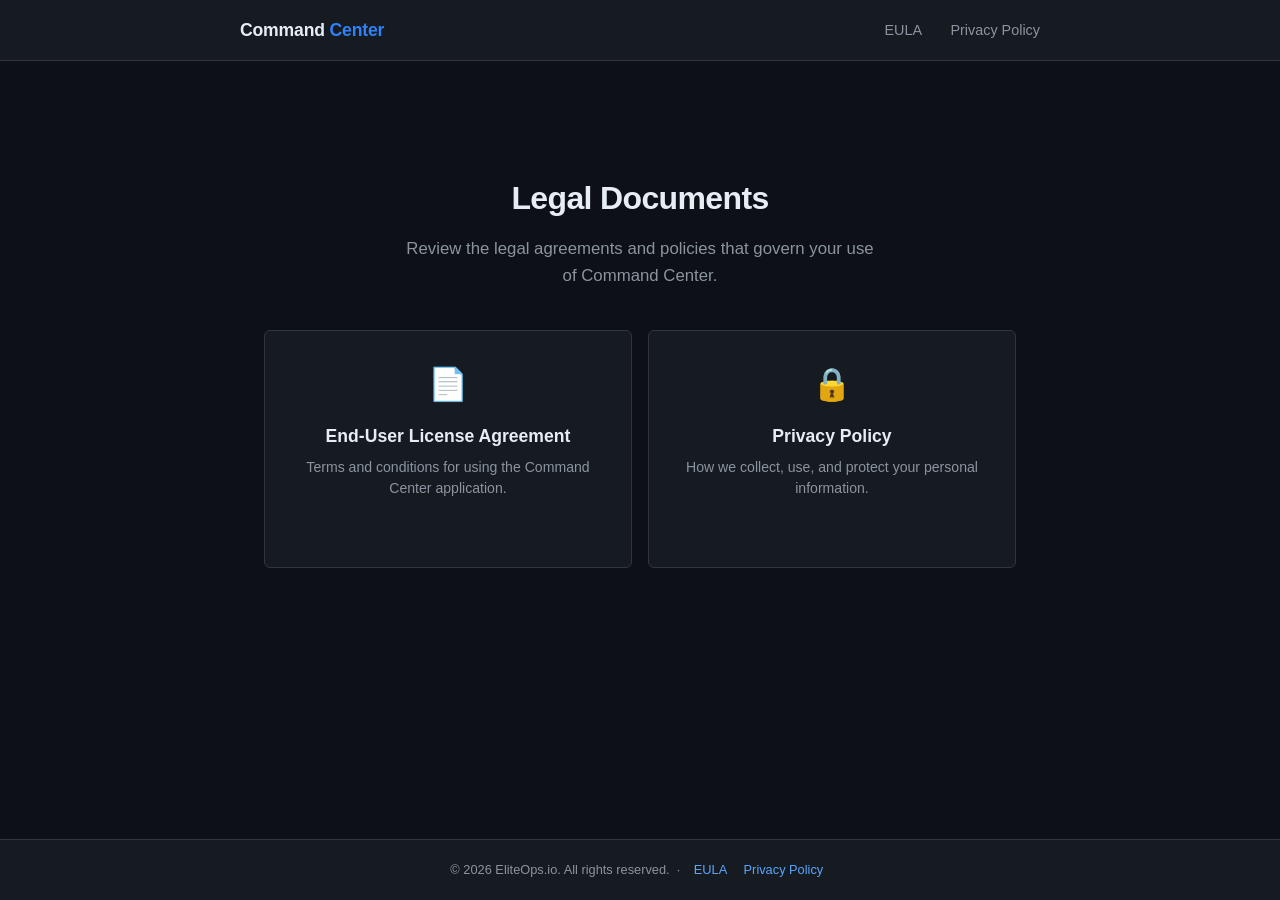
<file: index.html>
<!DOCTYPE html>
<html lang="en">
<head>
  <meta charset="UTF-8" />
  <meta name="viewport" content="width=device-width, initial-scale=1.0" />
  <meta name="description" content="Legal documents for Command Center — EULA and Privacy Policy." />
  <title>Legal | Command Center</title>
  <link rel="stylesheet" href="assets/css/style.css" />
</head>
<body>

  <header>
    <div class="header-inner">
      <a class="site-logo" href="index.html">Command <span>Center</span></a>
      <nav>
        <a href="eula.html">EULA</a>
        <a href="privacy.html">Privacy Policy</a>
      </nav>
    </div>
  </header>

  <main>
    <section class="hero">
      <h1>Legal Documents</h1>
      <p>Review the legal agreements and policies that govern your use of Command Center.</p>
      <div class="card-grid">
        <a class="card" href="eula.html">
          <div class="card-icon">📄</div>
          <h2>End-User License Agreement</h2>
          <p>Terms and conditions for using the Command Center application.</p>
        </a>
        <a class="card" href="privacy.html">
          <div class="card-icon">🔒</div>
          <h2>Privacy Policy</h2>
          <p>How we collect, use, and protect your personal information.</p>
        </a>
      </div>
    </section>
  </main>

  <footer>
    <p>
      &copy; <script>document.write(new Date().getFullYear())</script> EliteOps.io. All rights reserved.
      &nbsp;·&nbsp;
      <a href="eula.html">EULA</a>
      <a href="privacy.html">Privacy Policy</a>
    </p>
  </footer>

</body>
</html>
</file>
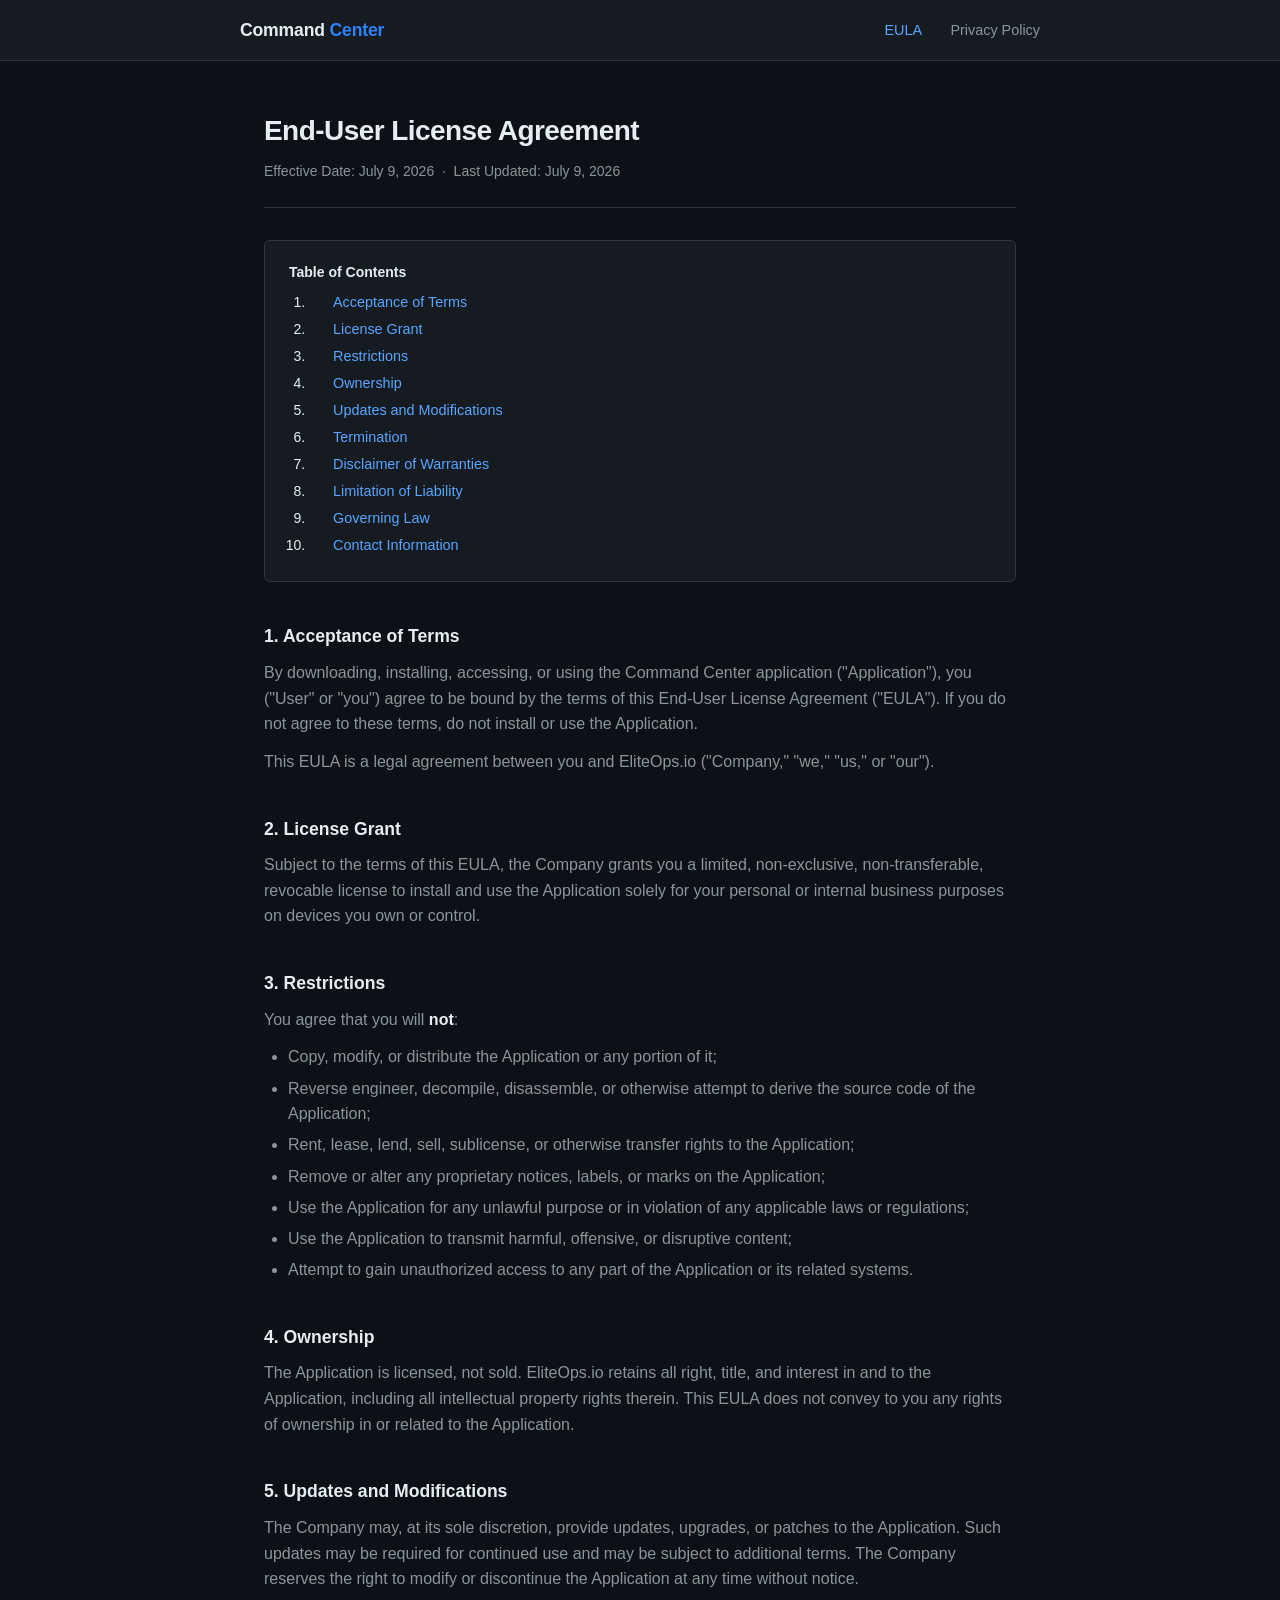
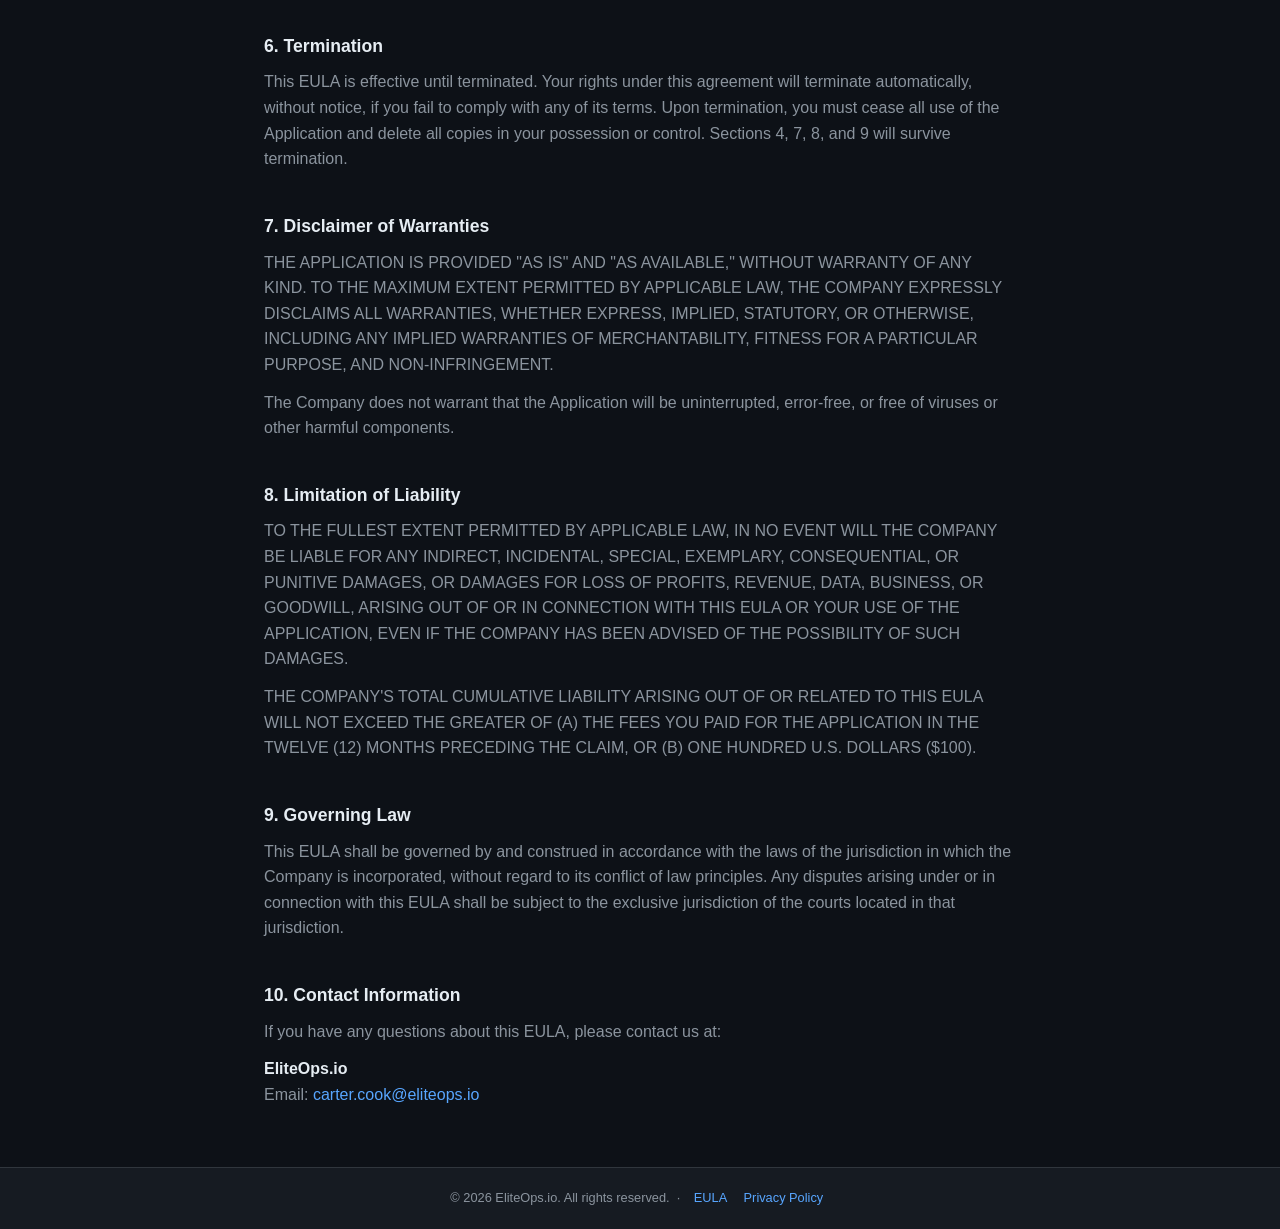
<file: eula.html>
<!DOCTYPE html>
<html lang="en">
<head>
  <meta charset="UTF-8" />
  <meta name="viewport" content="width=device-width, initial-scale=1.0" />
  <meta name="description" content="End-User License Agreement for Command Center." />
  <title>EULA | Command Center</title>
  <link rel="stylesheet" href="assets/css/style.css" />
</head>
<body>

  <header>
    <div class="header-inner">
      <a class="site-logo" href="index.html">Command <span>Center</span></a>
      <nav>
        <a href="eula.html" class="active">EULA</a>
        <a href="privacy.html">Privacy Policy</a>
      </nav>
    </div>
  </header>

  <main>
    <div class="doc-header">
      <h1>End-User License Agreement</h1>
      <p class="doc-meta">Effective Date: July 9, 2026 &nbsp;·&nbsp; Last Updated: July 9, 2026</p>
    </div>

    <nav class="doc-toc" aria-label="Table of contents">
      <p>Table of Contents</p>
      <ol>
        <li><a href="#acceptance">Acceptance of Terms</a></li>
        <li><a href="#license">License Grant</a></li>
        <li><a href="#restrictions">Restrictions</a></li>
        <li><a href="#ownership">Ownership</a></li>
        <li><a href="#updates">Updates and Modifications</a></li>
        <li><a href="#termination">Termination</a></li>
        <li><a href="#disclaimer">Disclaimer of Warranties</a></li>
        <li><a href="#liability">Limitation of Liability</a></li>
        <li><a href="#governing-law">Governing Law</a></li>
        <li><a href="#contact">Contact Information</a></li>
      </ol>
    </nav>

    <div class="doc-body">

      <h2 id="acceptance">1. Acceptance of Terms</h2>
      <p>
        By downloading, installing, accessing, or using the Command Center application ("Application"),
        you ("User" or "you") agree to be bound by the terms of this End-User License Agreement ("EULA").
        If you do not agree to these terms, do not install or use the Application.
      </p>
      <p>
        This EULA is a legal agreement between you and EliteOps.io ("Company," "we," "us," or "our").
      </p>

      <h2 id="license">2. License Grant</h2>
      <p>
        Subject to the terms of this EULA, the Company grants you a limited, non-exclusive,
        non-transferable, revocable license to install and use the Application solely for your
        personal or internal business purposes on devices you own or control.
      </p>

      <h2 id="restrictions">3. Restrictions</h2>
      <p>You agree that you will <strong>not</strong>:</p>
      <ul>
        <li>Copy, modify, or distribute the Application or any portion of it;</li>
        <li>Reverse engineer, decompile, disassemble, or otherwise attempt to derive the source code of the Application;</li>
        <li>Rent, lease, lend, sell, sublicense, or otherwise transfer rights to the Application;</li>
        <li>Remove or alter any proprietary notices, labels, or marks on the Application;</li>
        <li>Use the Application for any unlawful purpose or in violation of any applicable laws or regulations;</li>
        <li>Use the Application to transmit harmful, offensive, or disruptive content;</li>
        <li>Attempt to gain unauthorized access to any part of the Application or its related systems.</li>
      </ul>

      <h2 id="ownership">4. Ownership</h2>
      <p>
        The Application is licensed, not sold. EliteOps.io retains all right, title, and interest in and
        to the Application, including all intellectual property rights therein. This EULA does not convey
        to you any rights of ownership in or related to the Application.
      </p>

      <h2 id="updates">5. Updates and Modifications</h2>
      <p>
        The Company may, at its sole discretion, provide updates, upgrades, or patches to the Application.
        Such updates may be required for continued use and may be subject to additional terms. The Company
        reserves the right to modify or discontinue the Application at any time without notice.
      </p>

      <h2 id="termination">6. Termination</h2>
      <p>
        This EULA is effective until terminated. Your rights under this agreement will terminate
        automatically, without notice, if you fail to comply with any of its terms. Upon termination,
        you must cease all use of the Application and delete all copies in your possession or control.
        Sections 4, 7, 8, and 9 will survive termination.
      </p>

      <h2 id="disclaimer">7. Disclaimer of Warranties</h2>
      <p>
        THE APPLICATION IS PROVIDED "AS IS" AND "AS AVAILABLE," WITHOUT WARRANTY OF ANY KIND.
        TO THE MAXIMUM EXTENT PERMITTED BY APPLICABLE LAW, THE COMPANY EXPRESSLY DISCLAIMS ALL
        WARRANTIES, WHETHER EXPRESS, IMPLIED, STATUTORY, OR OTHERWISE, INCLUDING ANY IMPLIED
        WARRANTIES OF MERCHANTABILITY, FITNESS FOR A PARTICULAR PURPOSE, AND NON-INFRINGEMENT.
      </p>
      <p>
        The Company does not warrant that the Application will be uninterrupted, error-free,
        or free of viruses or other harmful components.
      </p>

      <h2 id="liability">8. Limitation of Liability</h2>
      <p>
        TO THE FULLEST EXTENT PERMITTED BY APPLICABLE LAW, IN NO EVENT WILL THE COMPANY BE
        LIABLE FOR ANY INDIRECT, INCIDENTAL, SPECIAL, EXEMPLARY, CONSEQUENTIAL, OR PUNITIVE
        DAMAGES, OR DAMAGES FOR LOSS OF PROFITS, REVENUE, DATA, BUSINESS, OR GOODWILL, ARISING
        OUT OF OR IN CONNECTION WITH THIS EULA OR YOUR USE OF THE APPLICATION, EVEN IF THE
        COMPANY HAS BEEN ADVISED OF THE POSSIBILITY OF SUCH DAMAGES.
      </p>
      <p>
        THE COMPANY'S TOTAL CUMULATIVE LIABILITY ARISING OUT OF OR RELATED TO THIS EULA WILL
        NOT EXCEED THE GREATER OF (A) THE FEES YOU PAID FOR THE APPLICATION IN THE TWELVE (12)
        MONTHS PRECEDING THE CLAIM, OR (B) ONE HUNDRED U.S. DOLLARS ($100).
      </p>

      <h2 id="governing-law">9. Governing Law</h2>
      <p>
        This EULA shall be governed by and construed in accordance with the laws of the
        jurisdiction in which the Company is incorporated, without regard to its conflict of
        law principles. Any disputes arising under or in connection with this EULA shall be
        subject to the exclusive jurisdiction of the courts located in that jurisdiction.
      </p>

      <h2 id="contact">10. Contact Information</h2>
      <p>
        If you have any questions about this EULA, please contact us at:
      </p>
      <p>
        <strong>EliteOps.io</strong><br />
        Email: <a href="mailto:carter.cook@eliteops.io">carter.cook@eliteops.io</a>
      </p>

    </div>
  </main>

  <footer>
    <p>
      &copy; <script>document.write(new Date().getFullYear())</script> EliteOps.io. All rights reserved.
      &nbsp;·&nbsp;
      <a href="eula.html">EULA</a>
      <a href="privacy.html">Privacy Policy</a>
    </p>
  </footer>

</body>
</html>
</file>
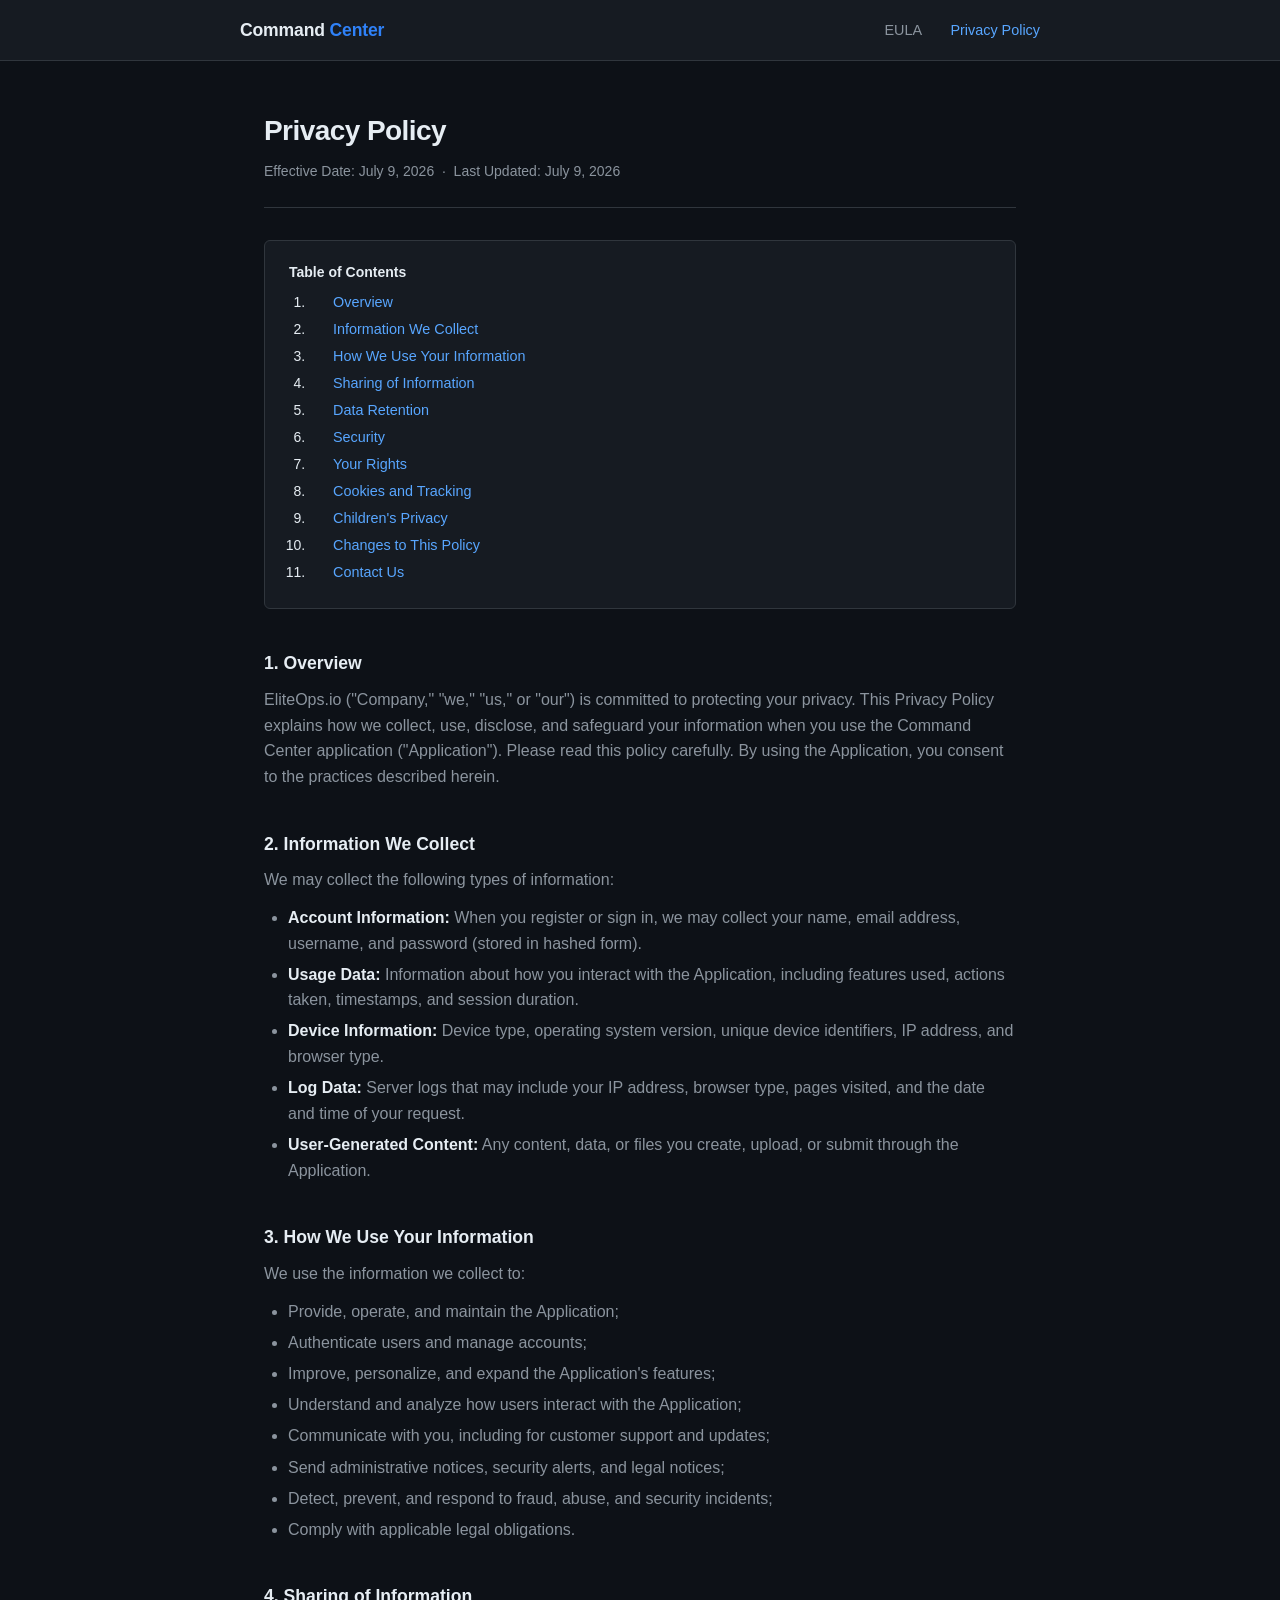
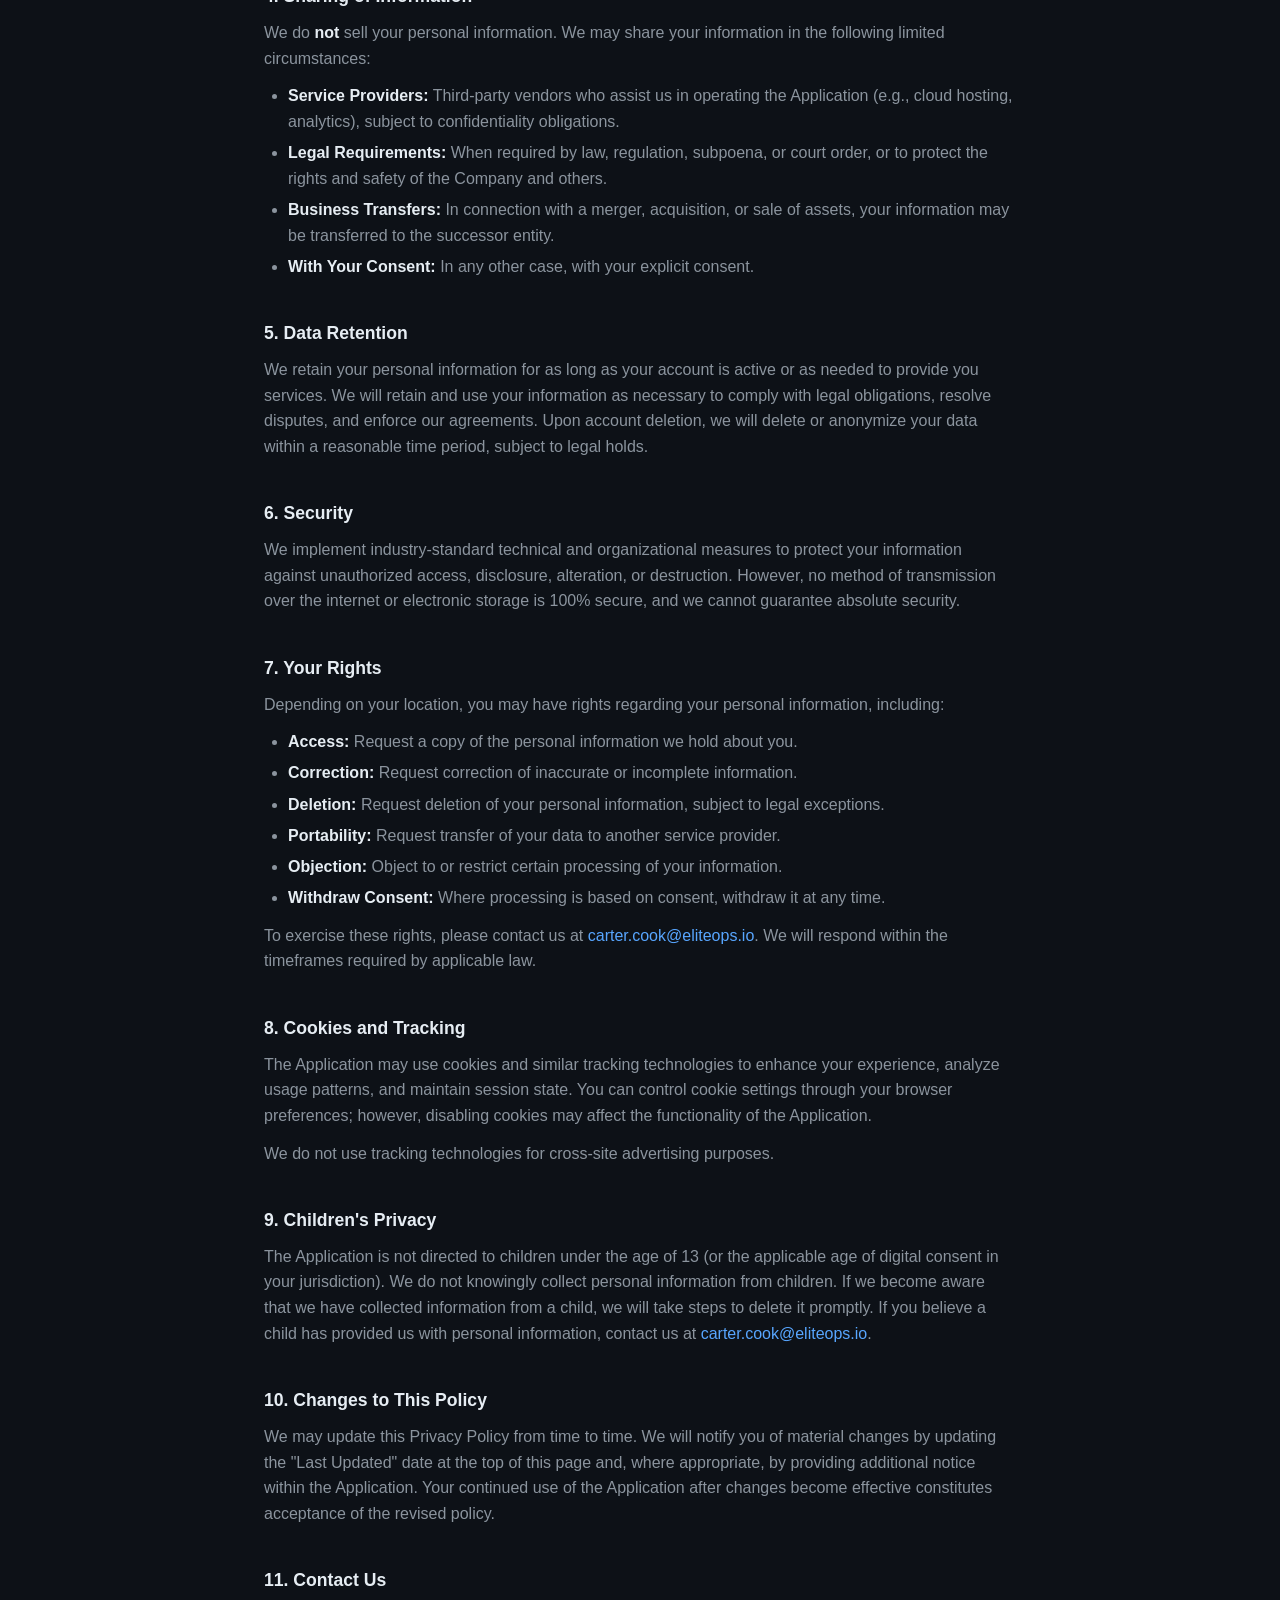
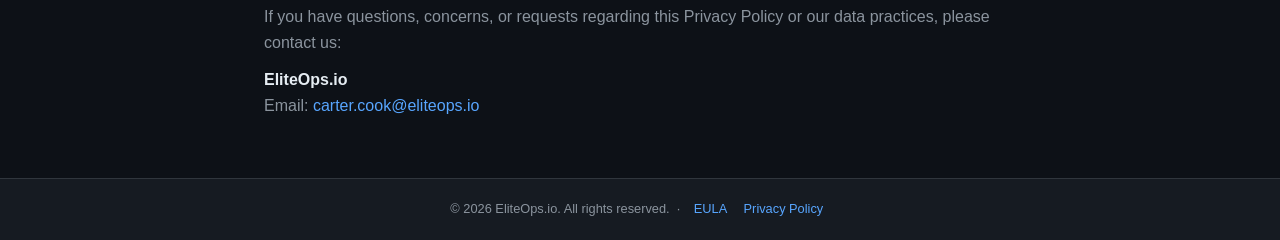
<file: privacy.html>
<!DOCTYPE html>
<html lang="en">
<head>
  <meta charset="UTF-8" />
  <meta name="viewport" content="width=device-width, initial-scale=1.0" />
  <meta name="description" content="Privacy Policy for Command Center." />
  <title>Privacy Policy | Command Center</title>
  <link rel="stylesheet" href="assets/css/style.css" />
</head>
<body>

  <header>
    <div class="header-inner">
      <a class="site-logo" href="index.html">Command <span>Center</span></a>
      <nav>
        <a href="eula.html">EULA</a>
        <a href="privacy.html" class="active">Privacy Policy</a>
      </nav>
    </div>
  </header>

  <main>
    <div class="doc-header">
      <h1>Privacy Policy</h1>
      <p class="doc-meta">Effective Date: July 9, 2026 &nbsp;·&nbsp; Last Updated: July 9, 2026</p>
    </div>

    <nav class="doc-toc" aria-label="Table of contents">
      <p>Table of Contents</p>
      <ol>
        <li><a href="#overview">Overview</a></li>
        <li><a href="#information-we-collect">Information We Collect</a></li>
        <li><a href="#how-we-use">How We Use Your Information</a></li>
        <li><a href="#sharing">Sharing of Information</a></li>
        <li><a href="#data-retention">Data Retention</a></li>
        <li><a href="#security">Security</a></li>
        <li><a href="#your-rights">Your Rights</a></li>
        <li><a href="#cookies">Cookies and Tracking</a></li>
        <li><a href="#children">Children's Privacy</a></li>
        <li><a href="#changes">Changes to This Policy</a></li>
        <li><a href="#contact">Contact Us</a></li>
      </ol>
    </nav>

    <div class="doc-body">

      <h2 id="overview">1. Overview</h2>
      <p>
        EliteOps.io ("Company," "we," "us," or "our") is committed to protecting your privacy.
        This Privacy Policy explains how we collect, use, disclose, and safeguard your information
        when you use the Command Center application ("Application"). Please read this policy carefully.
        By using the Application, you consent to the practices described herein.
      </p>

      <h2 id="information-we-collect">2. Information We Collect</h2>
      <p>We may collect the following types of information:</p>
      <ul>
        <li>
          <strong>Account Information:</strong> When you register or sign in, we may collect your
          name, email address, username, and password (stored in hashed form).
        </li>
        <li>
          <strong>Usage Data:</strong> Information about how you interact with the Application,
          including features used, actions taken, timestamps, and session duration.
        </li>
        <li>
          <strong>Device Information:</strong> Device type, operating system version, unique device
          identifiers, IP address, and browser type.
        </li>
        <li>
          <strong>Log Data:</strong> Server logs that may include your IP address, browser type,
          pages visited, and the date and time of your request.
        </li>
        <li>
          <strong>User-Generated Content:</strong> Any content, data, or files you create, upload,
          or submit through the Application.
        </li>
      </ul>

      <h2 id="how-we-use">3. How We Use Your Information</h2>
      <p>We use the information we collect to:</p>
      <ul>
        <li>Provide, operate, and maintain the Application;</li>
        <li>Authenticate users and manage accounts;</li>
        <li>Improve, personalize, and expand the Application's features;</li>
        <li>Understand and analyze how users interact with the Application;</li>
        <li>Communicate with you, including for customer support and updates;</li>
        <li>Send administrative notices, security alerts, and legal notices;</li>
        <li>Detect, prevent, and respond to fraud, abuse, and security incidents;</li>
        <li>Comply with applicable legal obligations.</li>
      </ul>

      <h2 id="sharing">4. Sharing of Information</h2>
      <p>
        We do <strong>not</strong> sell your personal information. We may share your information in
        the following limited circumstances:
      </p>
      <ul>
        <li>
          <strong>Service Providers:</strong> Third-party vendors who assist us in operating the
          Application (e.g., cloud hosting, analytics), subject to confidentiality obligations.
        </li>
        <li>
          <strong>Legal Requirements:</strong> When required by law, regulation, subpoena, or
          court order, or to protect the rights and safety of the Company and others.
        </li>
        <li>
          <strong>Business Transfers:</strong> In connection with a merger, acquisition, or sale
          of assets, your information may be transferred to the successor entity.
        </li>
        <li>
          <strong>With Your Consent:</strong> In any other case, with your explicit consent.
        </li>
      </ul>

      <h2 id="data-retention">5. Data Retention</h2>
      <p>
        We retain your personal information for as long as your account is active or as needed to
        provide you services. We will retain and use your information as necessary to comply with
        legal obligations, resolve disputes, and enforce our agreements. Upon account deletion,
        we will delete or anonymize your data within a reasonable time period, subject to legal holds.
      </p>

      <h2 id="security">6. Security</h2>
      <p>
        We implement industry-standard technical and organizational measures to protect your
        information against unauthorized access, disclosure, alteration, or destruction. However,
        no method of transmission over the internet or electronic storage is 100% secure, and we
        cannot guarantee absolute security.
      </p>

      <h2 id="your-rights">7. Your Rights</h2>
      <p>
        Depending on your location, you may have rights regarding your personal information, including:
      </p>
      <ul>
        <li><strong>Access:</strong> Request a copy of the personal information we hold about you.</li>
        <li><strong>Correction:</strong> Request correction of inaccurate or incomplete information.</li>
        <li><strong>Deletion:</strong> Request deletion of your personal information, subject to legal exceptions.</li>
        <li><strong>Portability:</strong> Request transfer of your data to another service provider.</li>
        <li><strong>Objection:</strong> Object to or restrict certain processing of your information.</li>
        <li><strong>Withdraw Consent:</strong> Where processing is based on consent, withdraw it at any time.</li>
      </ul>
      <p>
        To exercise these rights, please contact us at <a href="mailto:carter.cook@eliteops.io">carter.cook@eliteops.io</a>.
        We will respond within the timeframes required by applicable law.
      </p>

      <h2 id="cookies">8. Cookies and Tracking</h2>
      <p>
        The Application may use cookies and similar tracking technologies to enhance your experience,
        analyze usage patterns, and maintain session state. You can control cookie settings through
        your browser preferences; however, disabling cookies may affect the functionality of the Application.
      </p>
      <p>
        We do not use tracking technologies for cross-site advertising purposes.
      </p>

      <h2 id="children">9. Children's Privacy</h2>
      <p>
        The Application is not directed to children under the age of 13 (or the applicable age of
        digital consent in your jurisdiction). We do not knowingly collect personal information from
        children. If we become aware that we have collected information from a child, we will take
        steps to delete it promptly. If you believe a child has provided us with personal information,
        contact us at <a href="mailto:carter.cook@eliteops.io">carter.cook@eliteops.io</a>.
      </p>

      <h2 id="changes">10. Changes to This Policy</h2>
      <p>
        We may update this Privacy Policy from time to time. We will notify you of material changes
        by updating the "Last Updated" date at the top of this page and, where appropriate, by
        providing additional notice within the Application. Your continued use of the Application
        after changes become effective constitutes acceptance of the revised policy.
      </p>

      <h2 id="contact">11. Contact Us</h2>
      <p>
        If you have questions, concerns, or requests regarding this Privacy Policy or our data
        practices, please contact us:
      </p>
      <p>
        <strong>EliteOps.io</strong><br />
        Email: <a href="mailto:carter.cook@eliteops.io">carter.cook@eliteops.io</a>
      </p>

    </div>
  </main>

  <footer>
    <p>
      &copy; <script>document.write(new Date().getFullYear())</script> EliteOps.io. All rights reserved.
      &nbsp;·&nbsp;
      <a href="eula.html">EULA</a>
      <a href="privacy.html">Privacy Policy</a>
    </p>
  </footer>

</body>
</html>
</file>
<file: assets/css/style.css>
/* Command Center Legal Pages — Shared Styles */

*, *::before, *::after {
  box-sizing: border-box;
  margin: 0;
  padding: 0;
}

:root {
  --color-bg: #0d1117;
  --color-surface: #161b22;
  --color-border: #30363d;
  --color-text: #e6edf3;
  --color-text-muted: #8b949e;
  --color-accent: #2f81f7;
  --color-accent-hover: #58a6ff;
  --font-sans: -apple-system, BlinkMacSystemFont, "Segoe UI", Roboto, Helvetica, Arial, sans-serif;
  --font-mono: ui-monospace, SFMono-Regular, "SF Mono", Menlo, Consolas, monospace;
  --max-width: 800px;
  --radius: 6px;
}

html {
  scroll-behavior: smooth;
}

body {
  background-color: var(--color-bg);
  color: var(--color-text);
  font-family: var(--font-sans);
  font-size: 16px;
  line-height: 1.6;
  min-height: 100vh;
  display: flex;
  flex-direction: column;
}

/* ── Header ─────────────────────────────────────────────── */

header {
  background-color: var(--color-surface);
  border-bottom: 1px solid var(--color-border);
  padding: 0 1.5rem;
}

.header-inner {
  max-width: var(--max-width);
  margin: 0 auto;
  display: flex;
  align-items: center;
  justify-content: space-between;
  height: 60px;
}

.site-logo {
  font-size: 1.1rem;
  font-weight: 600;
  color: var(--color-text);
  text-decoration: none;
  letter-spacing: -0.01em;
}

.site-logo:hover {
  color: var(--color-accent-hover);
}

.site-logo span {
  color: var(--color-accent);
}

nav a {
  color: var(--color-text-muted);
  text-decoration: none;
  font-size: 0.9rem;
  margin-left: 1.5rem;
  transition: color 0.15s;
}

nav a:hover,
nav a.active {
  color: var(--color-accent-hover);
}

/* ── Main Content ────────────────────────────────────────── */

main {
  flex: 1;
  padding: 3rem 1.5rem;
  max-width: var(--max-width);
  width: 100%;
  margin: 0 auto;
}

/* ── Hero (index page) ───────────────────────────────────── */

.hero {
  text-align: center;
  padding: 4rem 0 3rem;
}

.hero h1 {
  font-size: 2rem;
  font-weight: 700;
  margin-bottom: 0.75rem;
  letter-spacing: -0.02em;
}

.hero p {
  color: var(--color-text-muted);
  font-size: 1.05rem;
  max-width: 480px;
  margin: 0 auto 2.5rem;
}

.card-grid {
  display: grid;
  grid-template-columns: repeat(auto-fit, minmax(220px, 1fr));
  gap: 1rem;
  margin-top: 1rem;
}

.card {
  background-color: var(--color-surface);
  border: 1px solid var(--color-border);
  border-radius: var(--radius);
  padding: 1.75rem 1.5rem;
  text-decoration: none;
  color: var(--color-text);
  transition: border-color 0.15s, transform 0.1s;
  display: block;
}

.card:hover {
  border-color: var(--color-accent);
  transform: translateY(-2px);
}

.card-icon {
  font-size: 2rem;
  margin-bottom: 0.75rem;
}

.card h2 {
  font-size: 1.1rem;
  font-weight: 600;
  margin-bottom: 0.4rem;
}

.card p {
  color: var(--color-text-muted);
  font-size: 0.88rem;
  line-height: 1.5;
}

/* ── Legal Document ──────────────────────────────────────── */

.doc-header {
  border-bottom: 1px solid var(--color-border);
  padding-bottom: 1.5rem;
  margin-bottom: 2rem;
}

.doc-header h1 {
  font-size: 1.75rem;
  font-weight: 700;
  letter-spacing: -0.02em;
  margin-bottom: 0.4rem;
}

.doc-meta {
  color: var(--color-text-muted);
  font-size: 0.875rem;
}

.doc-body h2 {
  font-size: 1.1rem;
  font-weight: 600;
  margin: 2rem 0 0.6rem;
  padding-top: 0.5rem;
  color: var(--color-text);
}

.doc-body h2:first-child {
  margin-top: 0;
}

.doc-body p {
  color: var(--color-text-muted);
  margin-bottom: 0.75rem;
}

.doc-body ul,
.doc-body ol {
  color: var(--color-text-muted);
  padding-left: 1.5rem;
  margin-bottom: 0.75rem;
}

.doc-body li {
  margin-bottom: 0.35rem;
}

.doc-body a {
  color: var(--color-accent-hover);
  text-decoration: none;
}

.doc-body a:hover {
  text-decoration: underline;
}

.doc-body strong {
  color: var(--color-text);
  font-weight: 600;
}

.doc-toc {
  background-color: var(--color-surface);
  border: 1px solid var(--color-border);
  border-radius: var(--radius);
  padding: 1.25rem 1.5rem;
  margin-bottom: 2rem;
  font-size: 0.875rem;
}

.doc-toc p {
  font-weight: 600;
  color: var(--color-text);
  margin-bottom: 0.5rem;
}

.doc-toc ol {
  padding-left: 1.25rem;
  margin: 0;
}

.doc-toc li {
  margin-bottom: 0.25rem;
}

.doc-toc a {
  color: var(--color-accent-hover);
  text-decoration: none;
}

.doc-toc a:hover {
  text-decoration: underline;
}

/* ── Footer ─────────────────────────────────────────────── */

footer {
  background-color: var(--color-surface);
  border-top: 1px solid var(--color-border);
  padding: 1.25rem 1.5rem;
  text-align: center;
  color: var(--color-text-muted);
  font-size: 0.8rem;
}

footer a {
  color: var(--color-accent-hover);
  text-decoration: none;
  margin: 0 0.4rem;
}

footer a:hover {
  text-decoration: underline;
}

/* ── Responsive ─────────────────────────────────────────── */

@media (max-width: 600px) {
  .hero h1 {
    font-size: 1.5rem;
  }

  .card-grid {
    grid-template-columns: 1fr;
  }
}
</file>
